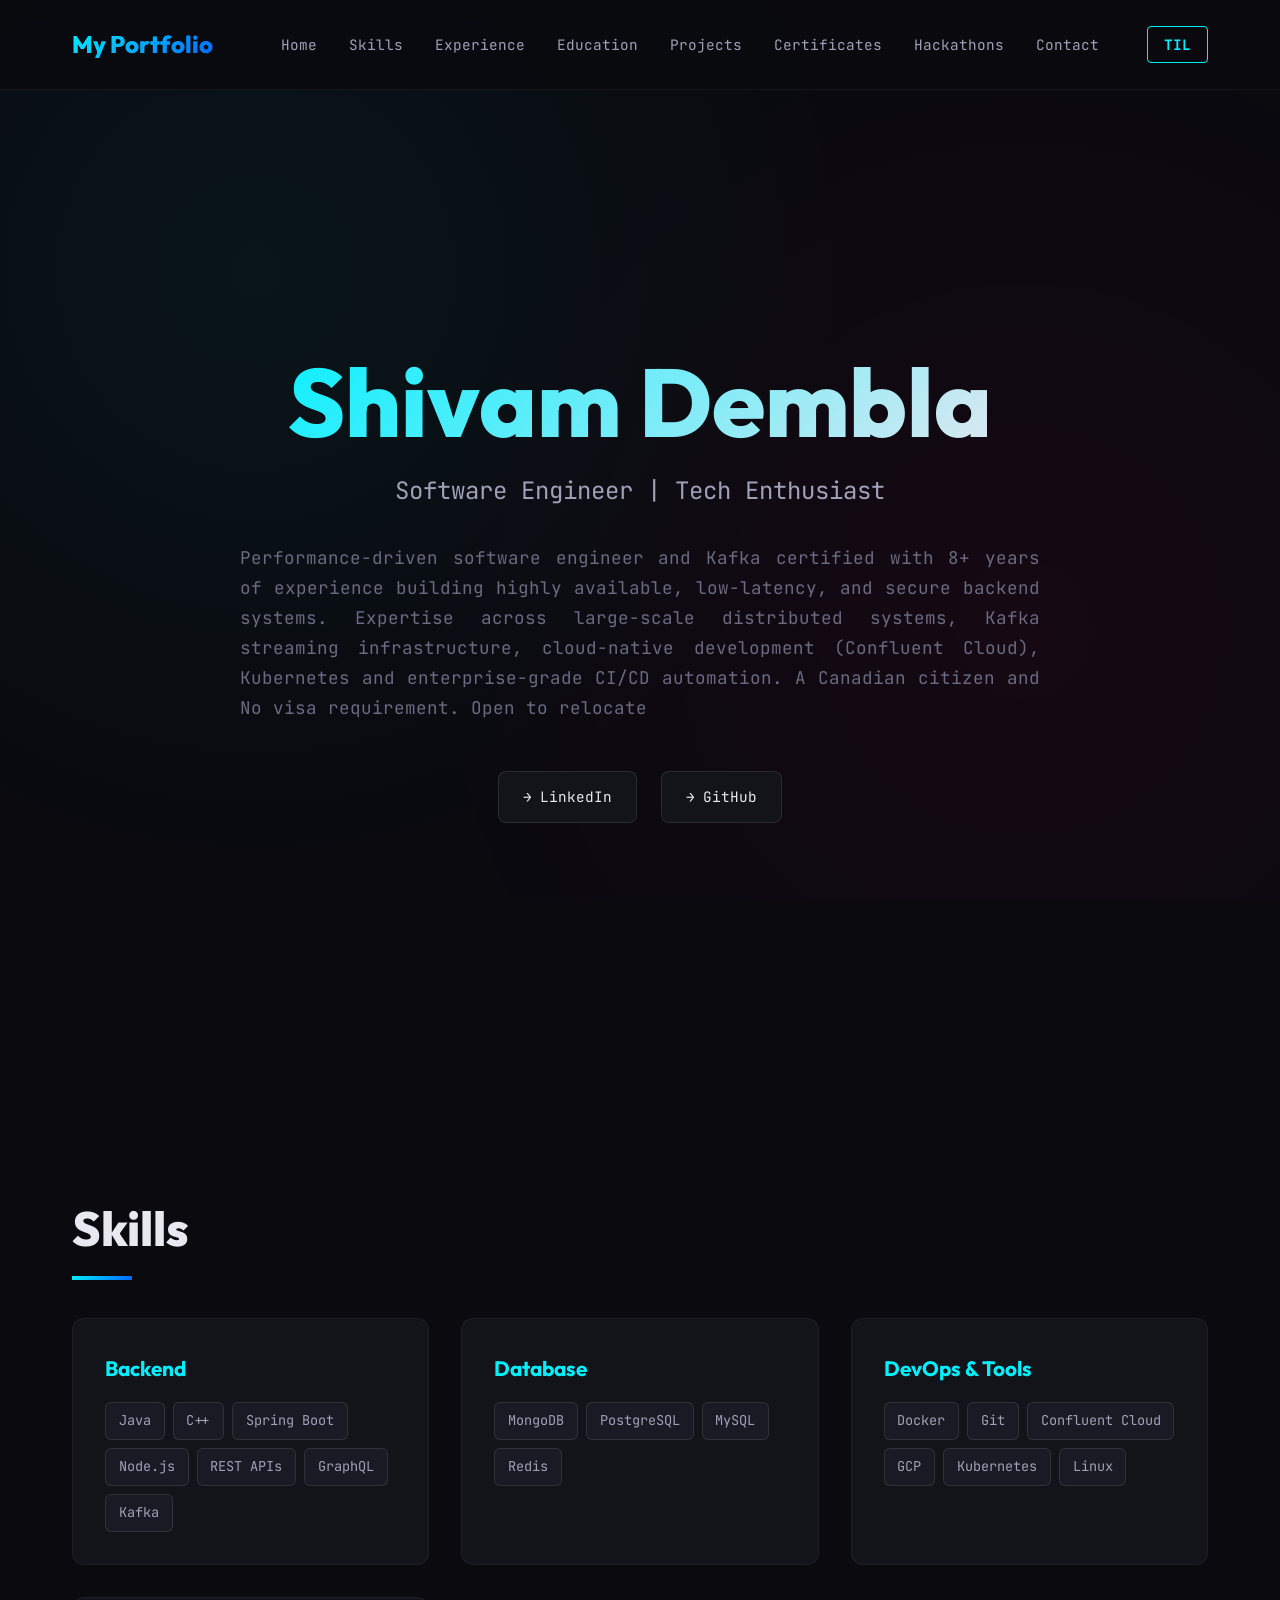
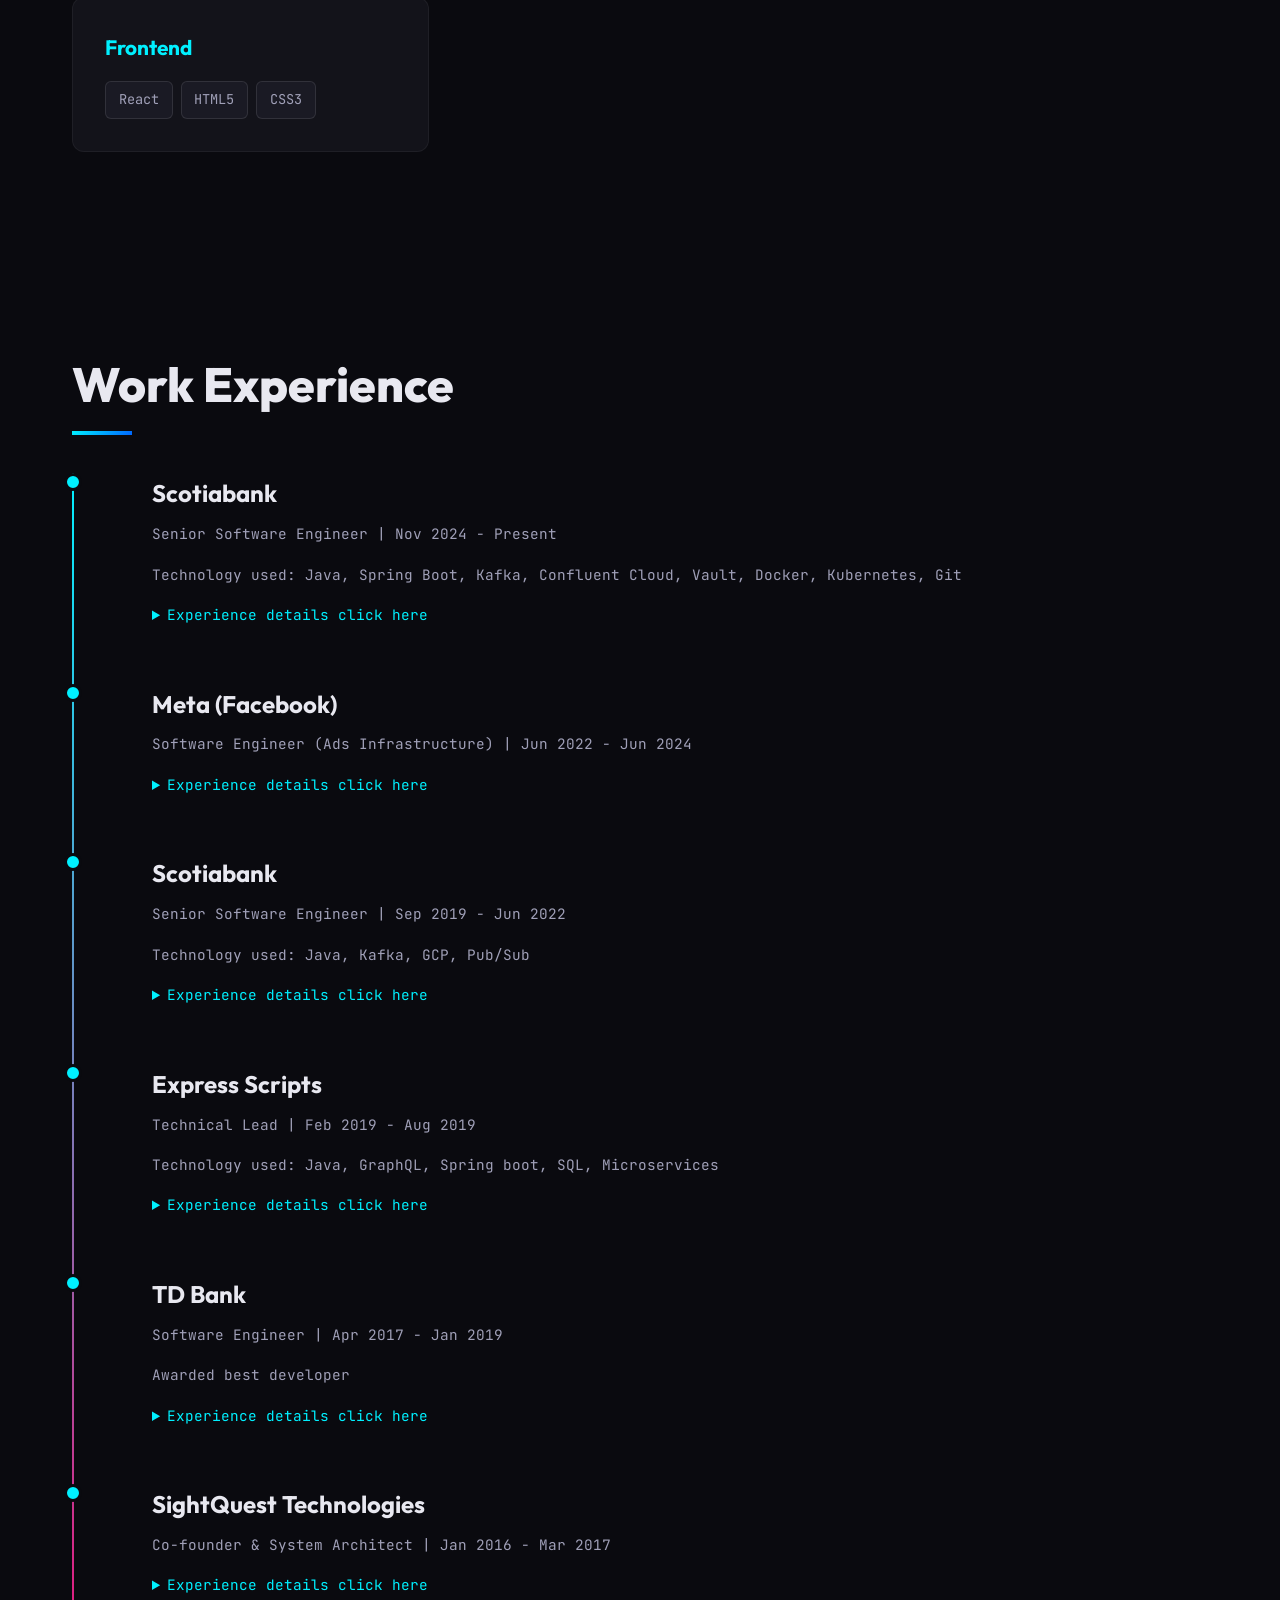
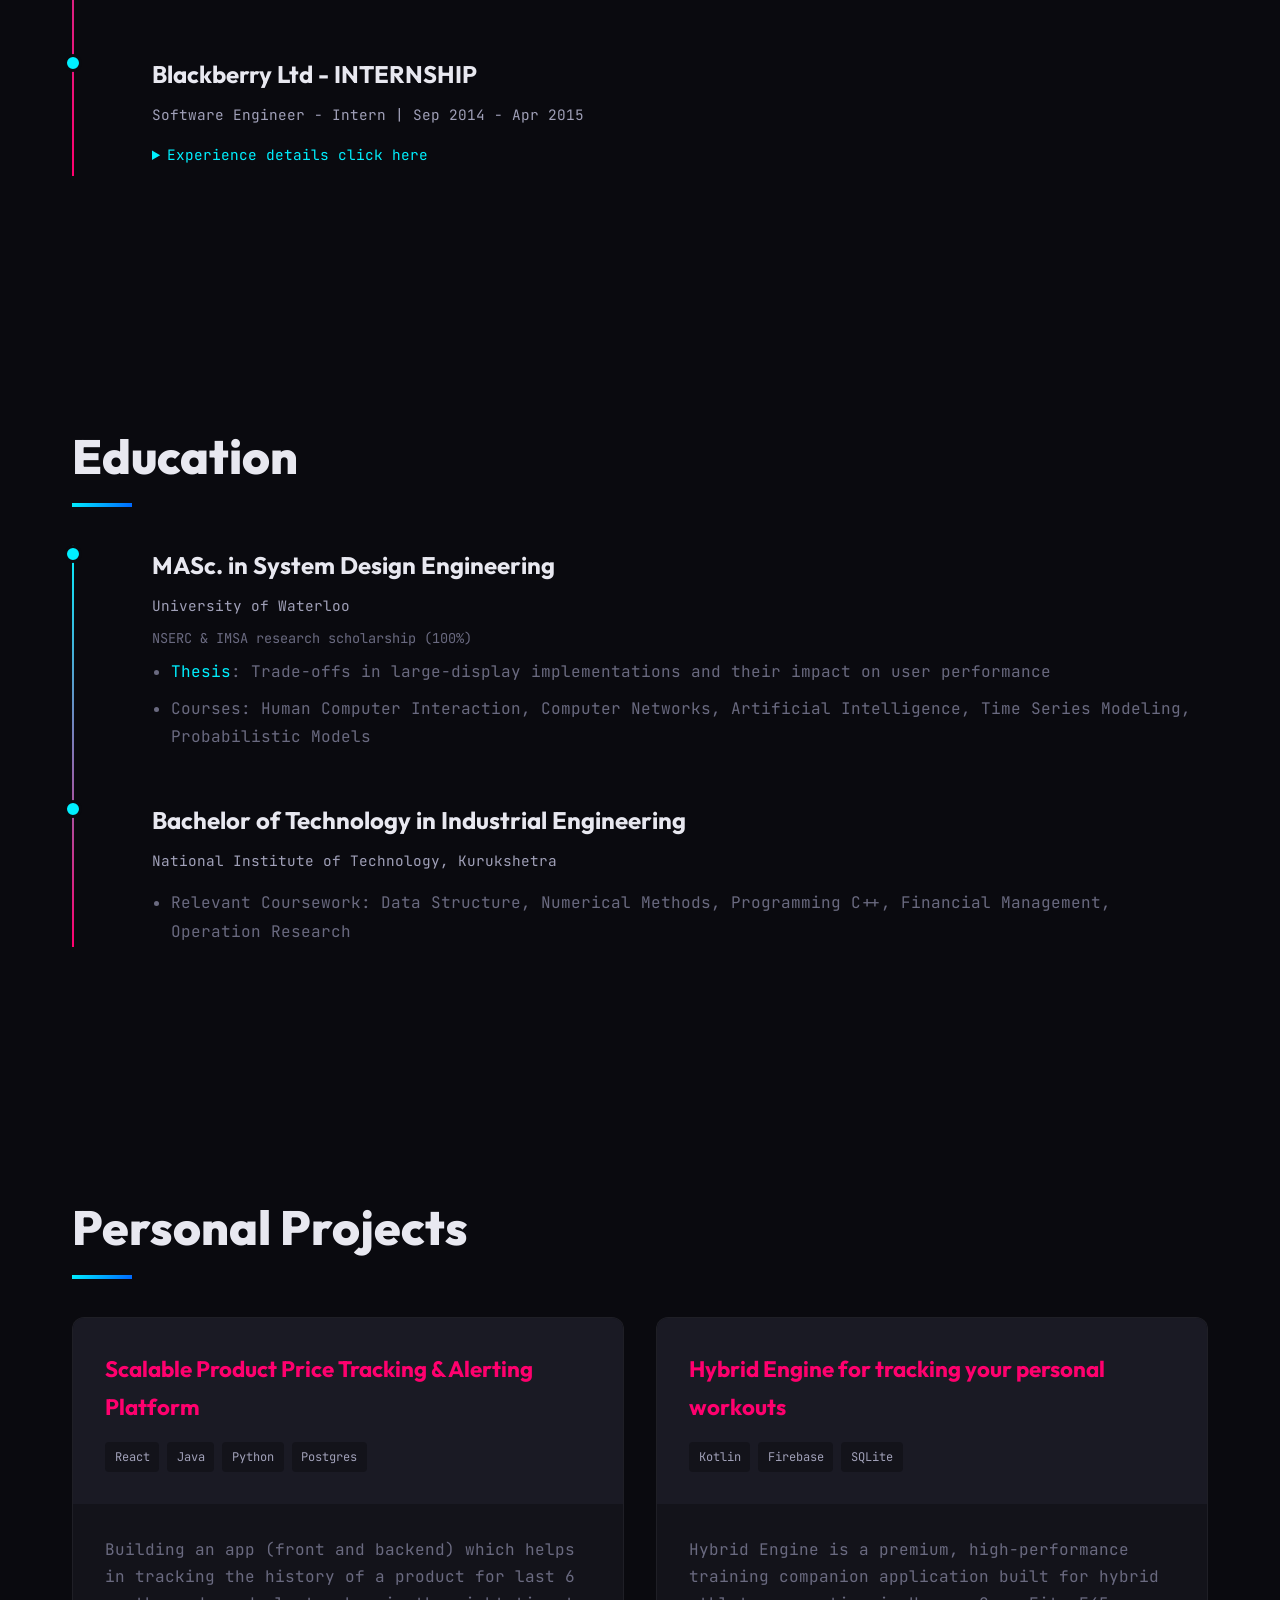
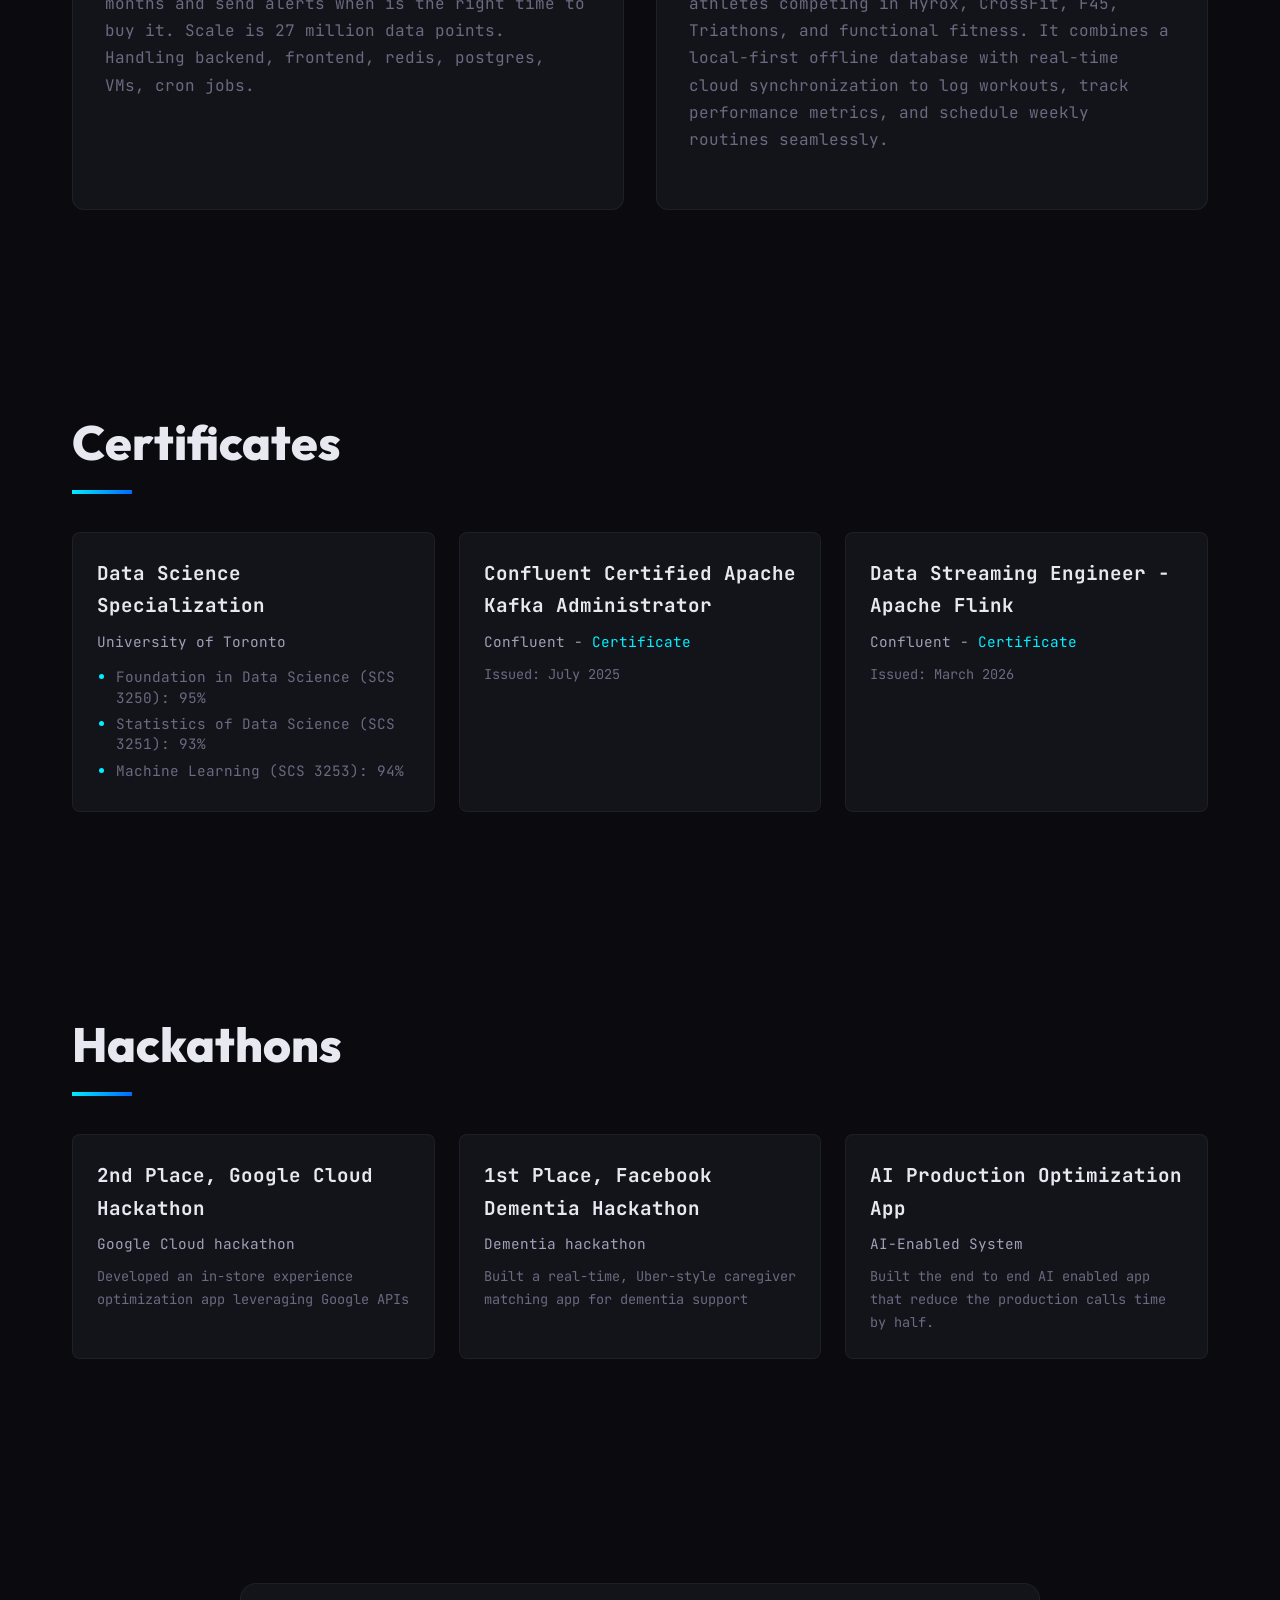
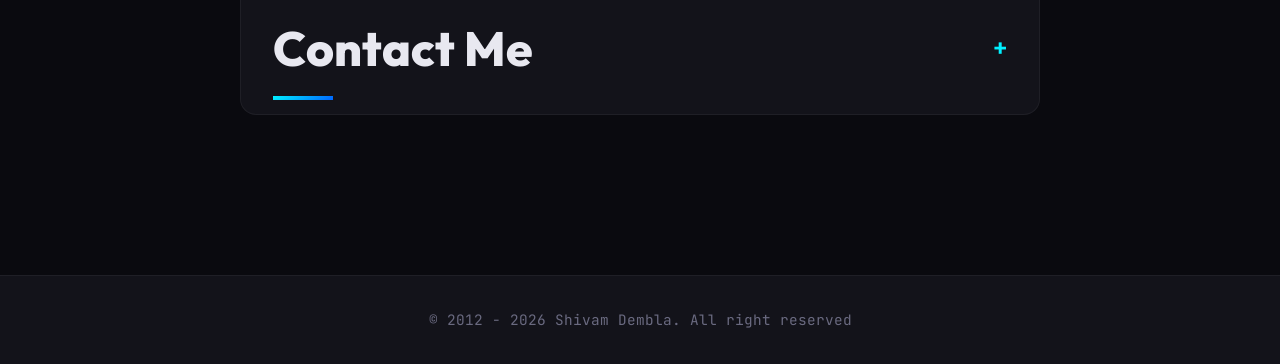
<file: index.html>
<!DOCTYPE html>
<html lang="en">

<head>
    <meta charset="UTF-8">
    <meta name="viewport" content="width=device-width, initial-scale=1.0">
    <title>Personal Website</title>
    <link
        href="https://fonts.googleapis.com/css2?family=JetBrains+Mono:wght@400;700&family=Syne:wght@400;600;800&family=Outfit:wght@400;700;800&display=swap"
        rel="stylesheet">
    <link rel="stylesheet" href="assets/css/styles.css">
</head>
<!-- href="https://fonts.googleapis.com/css2?family=JetBrains+Mono:wght@400;700&family=Syne:wght@400;600;800&display=swap" -->

<body>
    <!-- Navigation -->
    <nav id="navigation"></nav>

    <!-- Hero Section -->
    <section id="hero-section"></section>

    <!-- Skills Section -->
    <section id="skills-section"></section>

    <!-- Experience Section -->
    <section id="experience-section"></section>

    <!-- Education Section -->
    <section id="education-section"></section>

    <!-- Projects Section -->
    <section id="projects-section"></section>

    <!-- Certificates Section -->
    <section id="certificates-section"></section>

    <!-- Hackathons Section -->
    <section id="hackathons-section"></section>

    <!-- Contact Section -->
    <section id="contact-section"></section>

    <!-- Footer -->
    <footer id="footer-section"></footer>

    <!-- Load components -->
    <script src="assets/js/main.js"></script>
</body>

</html>
</file>
<file: assets/css/styles.css>
:root {
    --bg-primary: #0a0a0f;
    --bg-secondary: #13131a;
    --bg-tertiary: #1a1a24;
    --accent-primary: #00f0ff;
    --accent-secondary: #ff006e;
    --text-primary: #e8e8f0;
    --text-secondary: #a0a0b8;
    --text-muted: #6a6a80;
    --gradient-1: linear-gradient(135deg, #00f0ff 0%, #0066ff 100%);
    --gradient-2: linear-gradient(135deg, #ff006e 0%, #ff6b00 100%);
}

* {
    margin: 0;
    padding: 0;
    box-sizing: border-box;
}

body {
    font-family: 'JetBrains Mono', monospace;
    background: var(--bg-primary);
    color: var(--text-primary);
    line-height: 1.7;
    overflow-x: hidden;
}

/* Animated background */
body::before {
    content: '';
    position: fixed;
    top: 0;
    left: 0;
    width: 100%;
    height: 100%;
    background:
        radial-gradient(circle at 20% 30%, rgba(0, 240, 255, 0.05) 0%, transparent 50%),
        radial-gradient(circle at 80% 70%, rgba(255, 0, 110, 0.05) 0%, transparent 50%);
    pointer-events: none;
    z-index: 0;
}

/* Navigation */
nav {
    position: fixed;
    top: 0;
    left: 0;
    right: 0;
    background: rgba(10, 10, 15, 0.9);
    backdrop-filter: blur(10px);
    border-bottom: 1px solid rgba(255, 255, 255, 0.05);
    padding: 1.5rem 2rem;
    z-index: 1000;
    animation: slideDown 0.6s ease-out;
}

@keyframes slideDown {
    from {
        transform: translateY(-100%);
        opacity: 0;
    }

    to {
        transform: translateY(0);
        opacity: 1;
    }
}

nav .container {
    max-width: 1200px;
    margin: 0 auto;
    display: flex;
    justify-content: space-between;
    align-items: center;
}

nav .logo {
    font-family: 'Outfit', sans-serif;
    font-size: 1.5rem;
    font-weight: 800;
    background: var(--gradient-1);
    -webkit-background-clip: text;
    -webkit-text-fill-color: transparent;
    background-clip: text;
}

nav .nav-links {
    display: flex;
    gap: 2rem;
    list-style: none;
}

nav a {
    color: var(--text-secondary);
    text-decoration: none;
    font-size: 0.9rem;
    transition: all 0.3s ease;
    position: relative;
}

nav a::after {
    content: '';
    position: absolute;
    bottom: -4px;
    left: 0;
    width: 0;
    height: 2px;
    background: var(--gradient-1);
    transition: width 0.3s ease;
}

nav a:hover {
    color: var(--text-primary);
}

nav a:hover::after {
    width: 100%;
}

/* Container */
.container {
    max-width: 1200px;
    margin: 0 auto;
    padding: 0 2rem;
    position: relative;
    z-index: 1;
}

/* Hero Section */
.hero {
    min-height: 100vh;
    display: flex;
    align-items: center;
    padding-top: 80px;
}

.hero-content {
    animation: fadeInUp 1s ease-out;
    text-align: center;
}

@keyframes fadeInUp {
    from {
        opacity: 0;
        transform: translateY(30px);
    }

    to {
        opacity: 1;
        transform: translateY(0);
    }
}

.hero h1 {
    font-family: 'Outfit', sans-serif;
    font-size: clamp(3rem, 8vw, 6rem);
    font-weight: 800;
    line-height: 1.1;
    margin-bottom: 1rem;
    background: linear-gradient(135deg, var(--accent-primary) 0%, var(--text-primary) 100%);
    -webkit-background-clip: text;
    -webkit-text-fill-color: transparent;
    background-clip: text;
}

.hero .subtitle {
    font-size: 1.5rem;
    color: var(--text-secondary);
    margin-bottom: 2rem;
    animation: fadeInUp 1s ease-out 0.2s both;
}

.hero .description {
    font-size: 1.1rem;
    color: var(--text-muted);
    max-width: 800px;
    margin: 0 auto 3rem auto;
    text-align: justify;
    animation: fadeInUp 1s ease-out 0.4s both;
}

.social-links {
    display: flex;
    justify-content: center;
    gap: 1.5rem;
    animation: fadeInUp 1s ease-out 0.6s both;
}

.social-links a {
    display: flex;
    align-items: center;
    gap: 0.5rem;
    padding: 0.8rem 1.5rem;
    background: var(--bg-secondary);
    border: 1px solid rgba(255, 255, 255, 0.1);
    color: var(--text-primary);
    text-decoration: none;
    border-radius: 8px;
    transition: all 0.3s ease;
    font-size: 0.9rem;
}

.social-links a:hover {
    border-color: var(--accent-primary);
    background: rgba(0, 240, 255, 0.05);
    transform: translateY(-2px);
}

/* Sections */
section {
    padding: 6rem 0;
    position: relative;
}

.section-title {
    font-family: 'Outfit', sans-serif;
    font-size: 3rem;
    font-weight: 800;
    margin-bottom: 3rem;
    position: relative;
    display: inline-block;
}

.section-title::after {
    content: '';
    position: absolute;
    bottom: -10px;
    left: 0;
    width: 60px;
    height: 4px;
    background: var(--gradient-1);
}

/* Skills Section */
.skills-grid {
    display: grid;
    grid-template-columns: repeat(auto-fit, minmax(280px, 1fr));
    gap: 2rem;
}

.skill-category {
    background: var(--bg-secondary);
    border: 1px solid rgba(255, 255, 255, 0.05);
    border-radius: 12px;
    padding: 2rem;
    transition: all 0.3s ease;
}

.skill-category:hover {
    border-color: var(--accent-primary);
    transform: translateY(-5px);
    box-shadow: 0 10px 30px rgba(0, 240, 255, 0.1);
}

.skill-category h3 {
    font-family: 'Outfit', sans-serif;
    font-size: 1.3rem;
    margin-bottom: 1rem;
    color: var(--accent-primary);
}

.skill-tags {
    display: flex;
    flex-wrap: wrap;
    gap: 0.5rem;
}

.skill-tag {
    padding: 0.4rem 0.8rem;
    background: var(--bg-tertiary);
    border: 1px solid rgba(255, 255, 255, 0.1);
    border-radius: 6px;
    font-size: 0.85rem;
    color: var(--text-secondary);
    transition: all 0.3s ease;
}

.skill-tag:hover {
    background: rgba(0, 240, 255, 0.1);
    border-color: var(--accent-primary);
    color: var(--accent-primary);
}

/* Timeline (for Education and Experience) */
.timeline {
    position: relative;
    padding-left: 3rem;
}

.timeline::before {
    content: '';
    position: absolute;
    left: 0;
    top: 0;
    bottom: 0;
    width: 2px;
    background: linear-gradient(180deg, var(--accent-primary) 0%, var(--accent-secondary) 100%);
}

.timeline-item {
    position: relative;
    margin-bottom: 3rem;
    padding-left: 2rem;
}

.timeline-item::before {
    content: '';
    position: absolute;
    left: -3.5rem;
    top: 0;
    width: 12px;
    height: 12px;
    background: var(--accent-primary);
    border-radius: 50%;
    border: 3px solid var(--bg-primary);
}

.timeline-item h3 {
    font-family: 'Outfit', sans-serif;
    font-size: 1.5rem;
    margin-bottom: 0.5rem;
}

.timeline-item .meta {
    color: var(--text-secondary);
    font-size: 0.9rem;
    margin-bottom: 1rem;
}

.timeline-item .description {
    color: var(--text-muted);
    line-height: 1.8;
}

.experience-summary {
    color: var(--accent-primary);
    cursor: pointer;
    font-size: 0.9rem;
    margin-bottom: 0.5rem;
    outline: none;
    transition: color 0.3s ease;
}

.experience-summary:hover {
    color: var(--accent-secondary);
    text-decoration: underline;
}

details[open] .experience-summary {
    margin-bottom: 1rem;
}

.timeline-item ul.description {
    list-style-type: disc;
    padding-left: 1.2rem;
    margin-top: 0.5rem;
}

.timeline-item ul.description li {
    margin-bottom: 0.5rem;
}

.timeline-item .date {
    color: var(--text-muted);
    font-size: 0.85rem;
    margin-bottom: 0.5rem;
    margin-top: -0.5rem;
}

/* Projects Grid */
.projects-grid {
    display: grid;
    grid-template-columns: repeat(auto-fit, minmax(350px, 1fr));
    gap: 2rem;
}

.project-card {
    background: var(--bg-secondary);
    border: 1px solid rgba(255, 255, 255, 0.05);
    border-radius: 12px;
    overflow: hidden;
    transition: all 0.3s ease;
}

.project-card.project-link-card {
    overflow: visible;
}

.project-card.project-link-card .project-header {
    border-top-left-radius: 11px;
    border-top-right-radius: 11px;
}

.project-card:hover {
    border-color: var(--accent-secondary);
    transform: translateY(-5px);
    box-shadow: 0 10px 30px rgba(255, 0, 110, 0.1);
}

.project-header {
    padding: 2rem;
    background: var(--bg-tertiary);
}

.project-card h3 {
    font-family: 'Outfit', sans-serif;
    font-size: 1.4rem;
    margin-bottom: 0.5rem;
    color: var(--accent-secondary);
}

.project-card .tech-stack {
    display: flex;
    flex-wrap: wrap;
    gap: 0.5rem;
    margin-top: 1rem;
}

.tech-badge {
    padding: 0.3rem 0.6rem;
    background: var(--bg-secondary);
    border-radius: 4px;
    font-size: 0.75rem;
    color: var(--text-secondary);
}

.project-body {
    padding: 2rem;
}

.project-body p {
    color: var(--text-muted);
    margin-bottom: 1.5rem;
}

.project-links {
    display: flex;
    gap: 1rem;
    flex-wrap: wrap;
}

.project-link {
    display: inline-flex;
    align-items: center;
    gap: 0.5rem;
    padding: 0.5rem 1rem;
    background: var(--bg-tertiary);
    border: 1px solid rgba(255, 255, 255, 0.1);
    color: var(--accent-primary);
    text-decoration: none;
    font-size: 0.85rem;
    border-radius: 6px;
    transition: all 0.3s ease;
}

.project-link:hover {
    border-color: var(--accent-primary);
    background: rgba(0, 240, 255, 0.05);
    transform: translateX(3px);
}

.project-link.github {
    color: var(--text-primary);
}

.project-link.github:hover {
    border-color: var(--accent-secondary);
    background: rgba(255, 0, 110, 0.05);
}

/* Certificates & Hackathons */
.certificates-grid,
.hackathons-grid {
    display: grid;
    grid-template-columns: repeat(auto-fit, minmax(300px, 1fr));
    gap: 1.5rem;
}

.certificate-item,
.hackathon-item {
    background: var(--bg-secondary);
    border: 1px solid rgba(255, 255, 255, 0.05);
    border-radius: 8px;
    padding: 1.5rem;
    transition: all 0.3s ease;
}

.certificate-item:hover,
.hackathon-item:hover {
    border-color: var(--accent-primary);
    transform: translateX(5px);
}

/* Link card for Hackathon and Project details */
.hackathon-link-card,
.project-link-card {
    position: relative;
    display: flex;
    flex-direction: column;
    text-decoration: none;
    color: inherit;
    cursor: pointer;
}

.hackathon-link-card:hover,
.project-link-card:hover {
    box-shadow: 0 0 20px rgba(0, 240, 255, 0.15);
}

/* Elegant bounce tooltip */
.hackathon-link-card .tooltip-box,
.project-link-card .tooltip-box {
    position: absolute;
    bottom: calc(100% + 12px);
    left: 50%;
    transform: translateX(-50%) translateY(10px);
    background: var(--gradient-1);
    color: var(--bg-primary);
    padding: 0.5rem 1.2rem;
    border-radius: 6px;
    font-size: 0.8rem;
    font-weight: 700;
    white-space: nowrap;
    opacity: 0;
    pointer-events: none;
    transition: all 0.3s cubic-bezier(0.175, 0.885, 0.32, 1.275);
    box-shadow: 0 5px 15px rgba(0, 240, 255, 0.3);
    z-index: 10;
}

/* Tooltip arrow */
.hackathon-link-card .tooltip-box::after,
.project-link-card .tooltip-box::after {
    content: '';
    position: absolute;
    top: 100%;
    left: 50%;
    transform: translateX(-50%);
    border-width: 6px 6px 0;
    border-style: solid;
    border-color: #00f0ff transparent;
}

.hackathon-link-card:hover .tooltip-box,
.project-link-card:hover .tooltip-box {
    opacity: 1;
    transform: translateX(-50%) translateY(0);
}

.certificate-item h3,
.hackathon-item h3 {
    font-size: 1.2rem;
    margin-bottom: 0.5rem;
}

.certificate-item .issuer,
.hackathon-item .event-info {
    color: var(--text-secondary);
    font-size: 0.9rem;
    margin-bottom: 0.5rem;
}

.certificate-item .date,
.hackathon-item .achievement {
    color: var(--text-muted);
    font-size: 0.85rem;
}

.certificate-details {
    margin-top: 0.8rem;
    padding-left: 1.2rem;
    list-style-type: disc;
}

.certificate-details li {
    color: var(--text-muted);
    font-size: 0.9rem;
    margin-bottom: 0.4rem;
    line-height: 1.4;
}

.certificate-details li::marker {
    color: var(--accent-primary);
}

/* Contact Section */
.contact-wrapper {
    max-width: 800px;
    margin: 0 auto;
    padding: 2rem 0;
}

.contact-details {
    background: var(--bg-secondary);
    border-radius: 16px;
    border: 1px solid rgba(255, 255, 255, 0.05);
    overflow: hidden;
    transition: all 0.3s ease;
}

.contact-summary {
    padding: 1.5rem 2rem;
    cursor: pointer;
    display: flex;
    justify-content: space-between;
    align-items: center;
    list-style: none;
    /* Remove default triangle */
}

.contact-summary::-webkit-details-marker {
    display: none;
}

.toggle-icon {
    font-size: 1.5rem;
    font-weight: bold;
    color: var(--accent-primary);
    transition: transform 0.3s ease;
}

details[open] .toggle-icon {
    transform: rotate(45deg);
}

.contact-content {
    padding: 0 2rem 2rem 2rem;
    animation: slideDown 0.3s ease-out;
}

@keyframes slideDown {
    from {
        opacity: 0;
        transform: translateY(-10px);
    }

    to {
        opacity: 1;
        transform: translateY(0);
    }
}

.form-group {
    margin-bottom: 1.5rem;
}

.form-group label {
    display: block;
    margin-bottom: 0.5rem;
    color: var(--text-secondary);
    font-size: 0.9rem;
}

.form-control {
    width: 100%;
    padding: 1rem;
    background: rgba(255, 255, 255, 0.03);
    border: 1px solid rgba(255, 255, 255, 0.1);
    border-radius: 8px;
    color: var(--text-primary);
    font-family: inherit;
    font-size: 1rem;
    transition: all 0.3s ease;
}

.form-control:focus {
    outline: none;
    border-color: var(--accent-primary);
    background: rgba(255, 255, 255, 0.05);
}

.btn-primary {
    background: var(--accent-primary);
    color: var(--bg-primary);
    border: none;
    padding: 1rem 2rem;
    border-radius: 8px;
    font-size: 1rem;
    font-weight: 600;
    cursor: pointer;
    transition: all 0.3s ease;
    width: 100%;
}

.btn-primary:hover {
    transform: translateY(-2px);
    box-shadow: 0 4px 12px rgba(100, 255, 218, 0.2);
}

/* Footer */
footer {
    background: var(--bg-secondary);
    border-top: 1px solid rgba(255, 255, 255, 0.05);
    padding: 2rem 0;
    text-align: center;
    color: var(--text-muted);
    font-size: 0.9rem;
    margin-top: 2rem;
}

/* Mobile Nav Styles */
.menu-toggle {
    display: none;
    flex-direction: column;
    cursor: pointer;
    gap: 5px;
}

.menu-toggle .bar {
    width: 25px;
    height: 3px;
    background-color: var(--text-primary);
    transition: all 0.3s ease;
}

/* Responsive */
@media (max-width: 768px) {

    /* Navigation */
    .menu-toggle {
        display: flex;
    }

    .menu-toggle.is-active .bar:nth-child(2) {
        opacity: 0;
    }

    .menu-toggle.is-active .bar:nth-child(1) {
        transform: translateY(8px) rotate(45deg);
    }

    .menu-toggle.is-active .bar:nth-child(3) {
        transform: translateY(-8px) rotate(-45deg);
    }

    nav .nav-links {
        position: absolute;
        top: 100%;
        left: 0;
        right: 0;
        background: rgba(10, 10, 15, 0.95);
        backdrop-filter: blur(10px);
        flex-direction: column;
        align-items: center;
        padding: 2rem 0;
        gap: 1.5rem;
        transform: translateY(-150%);
        /* Hidden by default */
        transition: transform 0.3s ease-in-out;
        z-index: 999;
        border-bottom: 1px solid rgba(255, 255, 255, 0.05);
    }

    nav .nav-links.active {
        transform: translateY(0);
    }

    nav a {
        font-size: 1.1rem;
    }

    /* Layout & Spacing */
    .hero {
        padding-top: 100px;
        /* More space for fixed nav */
        text-align: center;
    }

    .hero h1 {
        font-size: 2.8rem;
    }

    .hero .description {
        font-size: 1rem;
        padding: 0 1rem;
    }

    .section-title {
        font-size: 2rem;
        margin-bottom: 2rem;
    }

    section {
        padding: 3rem 0;
    }

    /* Timeline */
    .timeline {
        padding-left: 1.5rem;
    }

    .timeline-item {
        padding-left: 1rem;
    }

    .timeline-item::before {
        left: -2.1rem;
        /* Adjust dot position */
    }

    .timeline::before {
        left: 0;
        /* Line position */
    }

    .social-links {
        flex-direction: column;
        align-items: center;
        width: 100%;
    }

    .social-links a {
        width: 100%;
        justify-content: center;
    }

    .projects-grid,
    .skills-grid,
    .certificates-grid,
    .hackathons-grid {
        grid-template-columns: 1fr;
    }

    /* Contact Form on Mobile */
    .contact-wrapper {
        padding: 1rem;
    }

    .contact-summary {
        padding: 1rem;
    }

    .contact-content {
        padding: 0 1rem 1.5rem 1rem;
    }
}

/* Tablet (iPad) */
@media (min-width: 769px) and (max-width: 1024px) {
    .container {
        padding: 0 1.5rem;
    }

    .hero h1 {
        font-size: 4rem;
    }

    .projects-grid,
    .skills-grid,
    .certificates-grid,
    .hackathons-grid {
        grid-template-columns: repeat(2, 1fr);
    }
}

/* Smooth Scroll */
html {
    scroll-behavior: smooth;
}

/* Custom Scrollbar */
::-webkit-scrollbar {
    width: 10px;
}

::-webkit-scrollbar-track {
    background: var(--bg-primary);
}

::-webkit-scrollbar-thumb {
    background: var(--accent-primary);
    border-radius: 5px;
}

::-webkit-scrollbar-thumb:hover {
    background: var(--accent-secondary);
}

/* TIL Section */
.til-section {
    padding-top: 120px;
    /* Account for fixed nav */
    min-height: 100vh;
}

.til-intro {
    color: var(--text-secondary);
    margin-bottom: 3rem;
    font-size: 1.1rem;
}

.til-grid {
    display: grid;
    gap: 1.5rem;
    max-width: 800px;
}

.til-card {
    background: var(--bg-secondary);
    border: 1px solid rgba(255, 255, 255, 0.05);
    border-radius: 12px;
    padding: 1.5rem;
    transition: all 0.3s ease;
    cursor: pointer;
}

.til-card:hover {
    border-color: var(--accent-primary);
    transform: translateX(5px);
}

.til-card[open] {
    border-color: var(--accent-primary);
    background: rgba(255, 255, 255, 0.03);
}

.til-card summary {
    list-style: none;
    display: flex;
    align-items: center;
    gap: 1rem;
    font-family: 'Outfit', sans-serif;
    font-size: 1.1rem;
    font-weight: 600;
    color: var(--text-primary);
}

.til-card summary::-webkit-details-marker {
    display: none;
}

.til-date {
    color: var(--accent-secondary);
    font-family: 'JetBrains Mono', monospace;
    font-size: 0.9rem;
    background: rgba(255, 0, 110, 0.1);
    padding: 0.2rem 0.6rem;
    border-radius: 4px;
    white-space: nowrap;
}

.til-title {
    flex: 1;
}

.til-content {
    margin-top: 1.5rem;
    padding-top: 1.5rem;
    border-top: 1px solid rgba(255, 255, 255, 0.05);
    color: var(--text-muted);
    line-height: 1.8;
    animation: fadeIn 0.3s ease-out;
}

.til-content code {
    background: rgba(0, 0, 0, 0.3);
    padding: 0.2rem 0.4rem;
    border-radius: 4px;
    color: var(--accent-primary);
    font-family: 'JetBrains Mono', monospace;
    font-size: 0.9rem;
}

.til-content pre {
    background: rgba(0, 0, 0, 0.3);
    padding: 1rem;
    border-radius: 8px;
    overflow-x: auto;
    margin: 1rem 0;
}

.til-content pre code {
    background: transparent;
    padding: 0;
    color: var(--text-primary);
}

/* Nav Highlight */
.til-link {
    color: var(--accent-primary) !important;
    font-weight: 700;
    position: relative;
    padding: 0.5rem 1rem;
    border: 1px solid var(--accent-primary);
    border-radius: 4px;
    transition: all 0.1s ease-out;
    margin-left: 1rem;
}

.til-link:hover {
    background: rgba(0, 240, 255, 0.15);
    box-shadow: 0 0 20px rgba(0, 240, 255, 0.4);
    transform: translateY(-2px);
}

.til-link::after {
    display: none;
    /* Remove the underline effect */
}

/* Custom Tooltip */
.til-link::before {
    content: "Today I Learn";
    position: absolute;
    top: 100%;
    right: 0;
    transform: translateY(10px);
    background: var(--bg-secondary);
    border: 1px solid var(--accent-primary);
    color: var(--accent-primary);
    padding: 0.5rem 1rem;
    border-radius: 6px;
    font-size: 0.85rem;
    white-space: nowrap;
    opacity: 0;
    pointer-events: none;
    transition: all 0.2s ease;
    z-index: 1001;
    box-shadow: 0 4px 12px rgba(0, 0, 0, 0.3);
}

.til-link:hover::before {
    opacity: 1;
    transform: translateY(15px);
}

.til-link::after {
    display: none;
    /* Remove the underline effect */
}

@media (max-width: 768px) {
    .til-link {
        margin-left: 0;
        width: 100%;
        text-align: center;
        margin-top: 1rem;
    }
}
</file>
